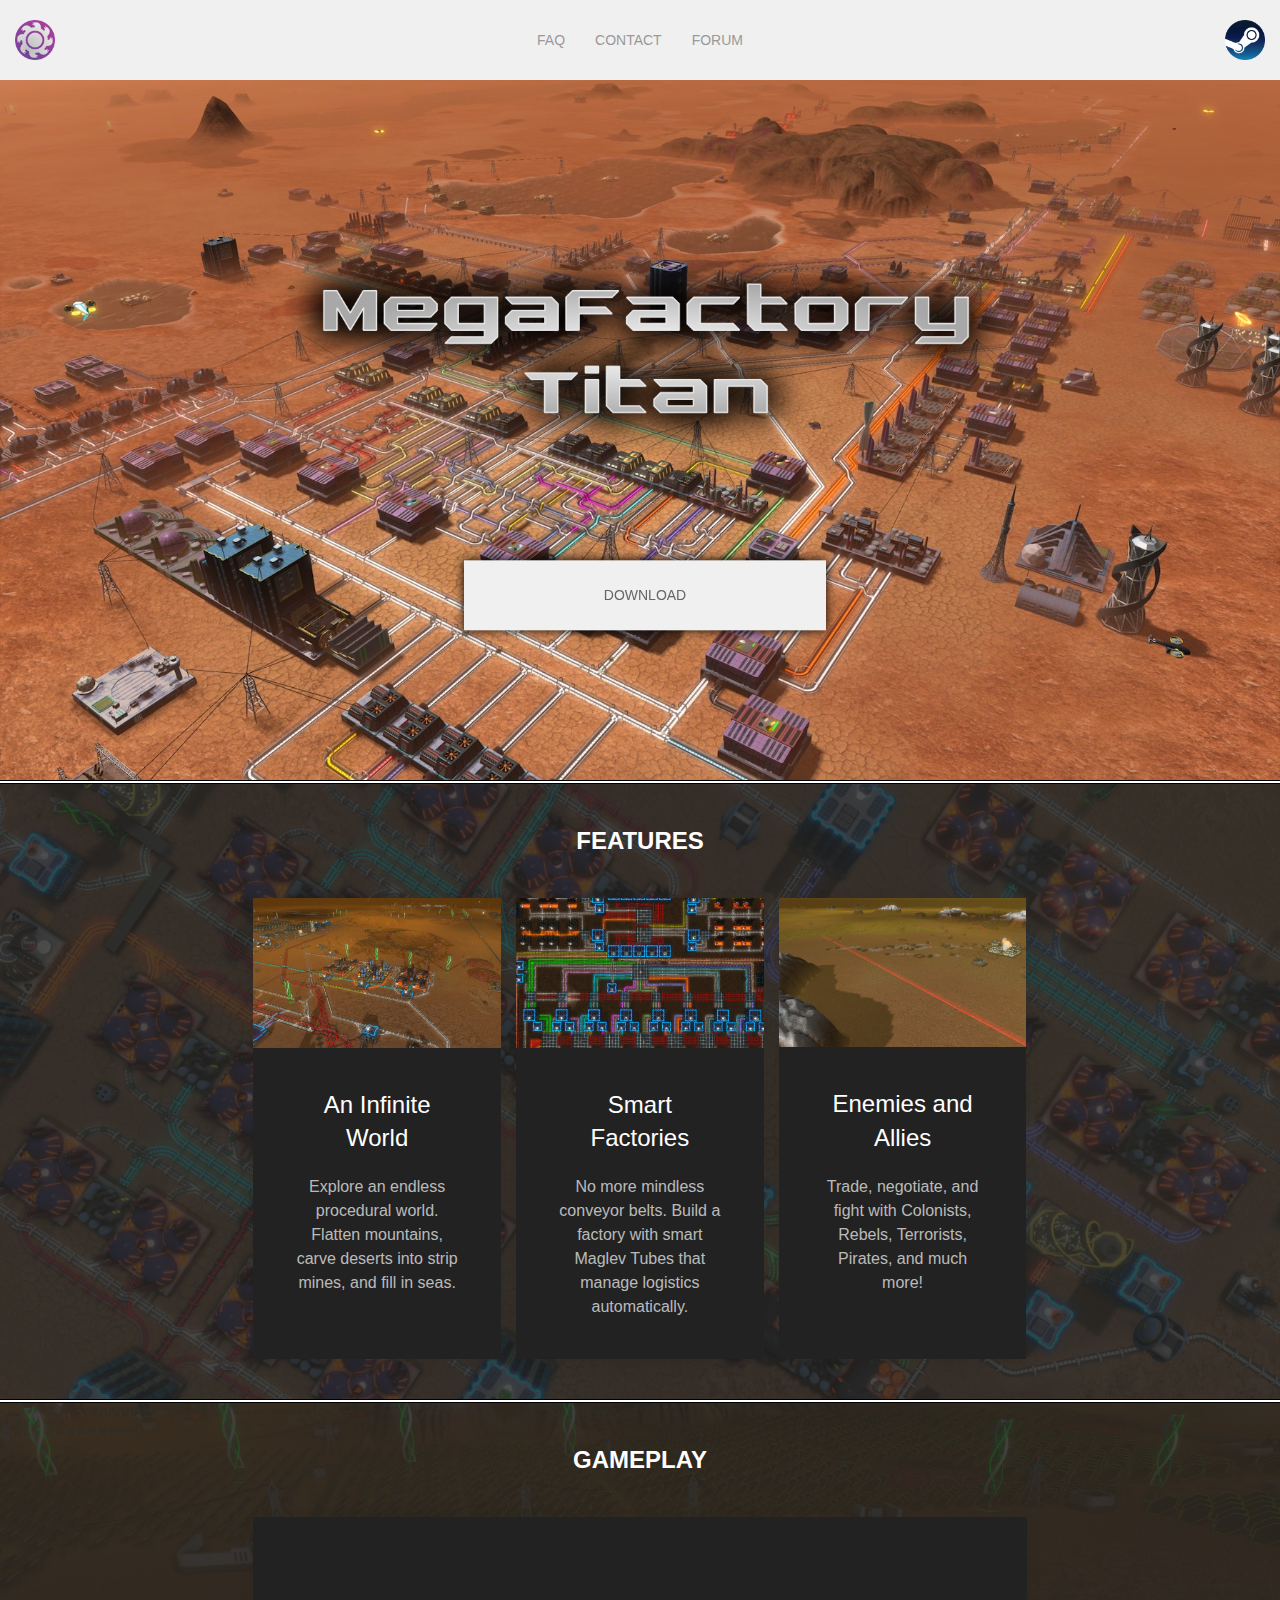
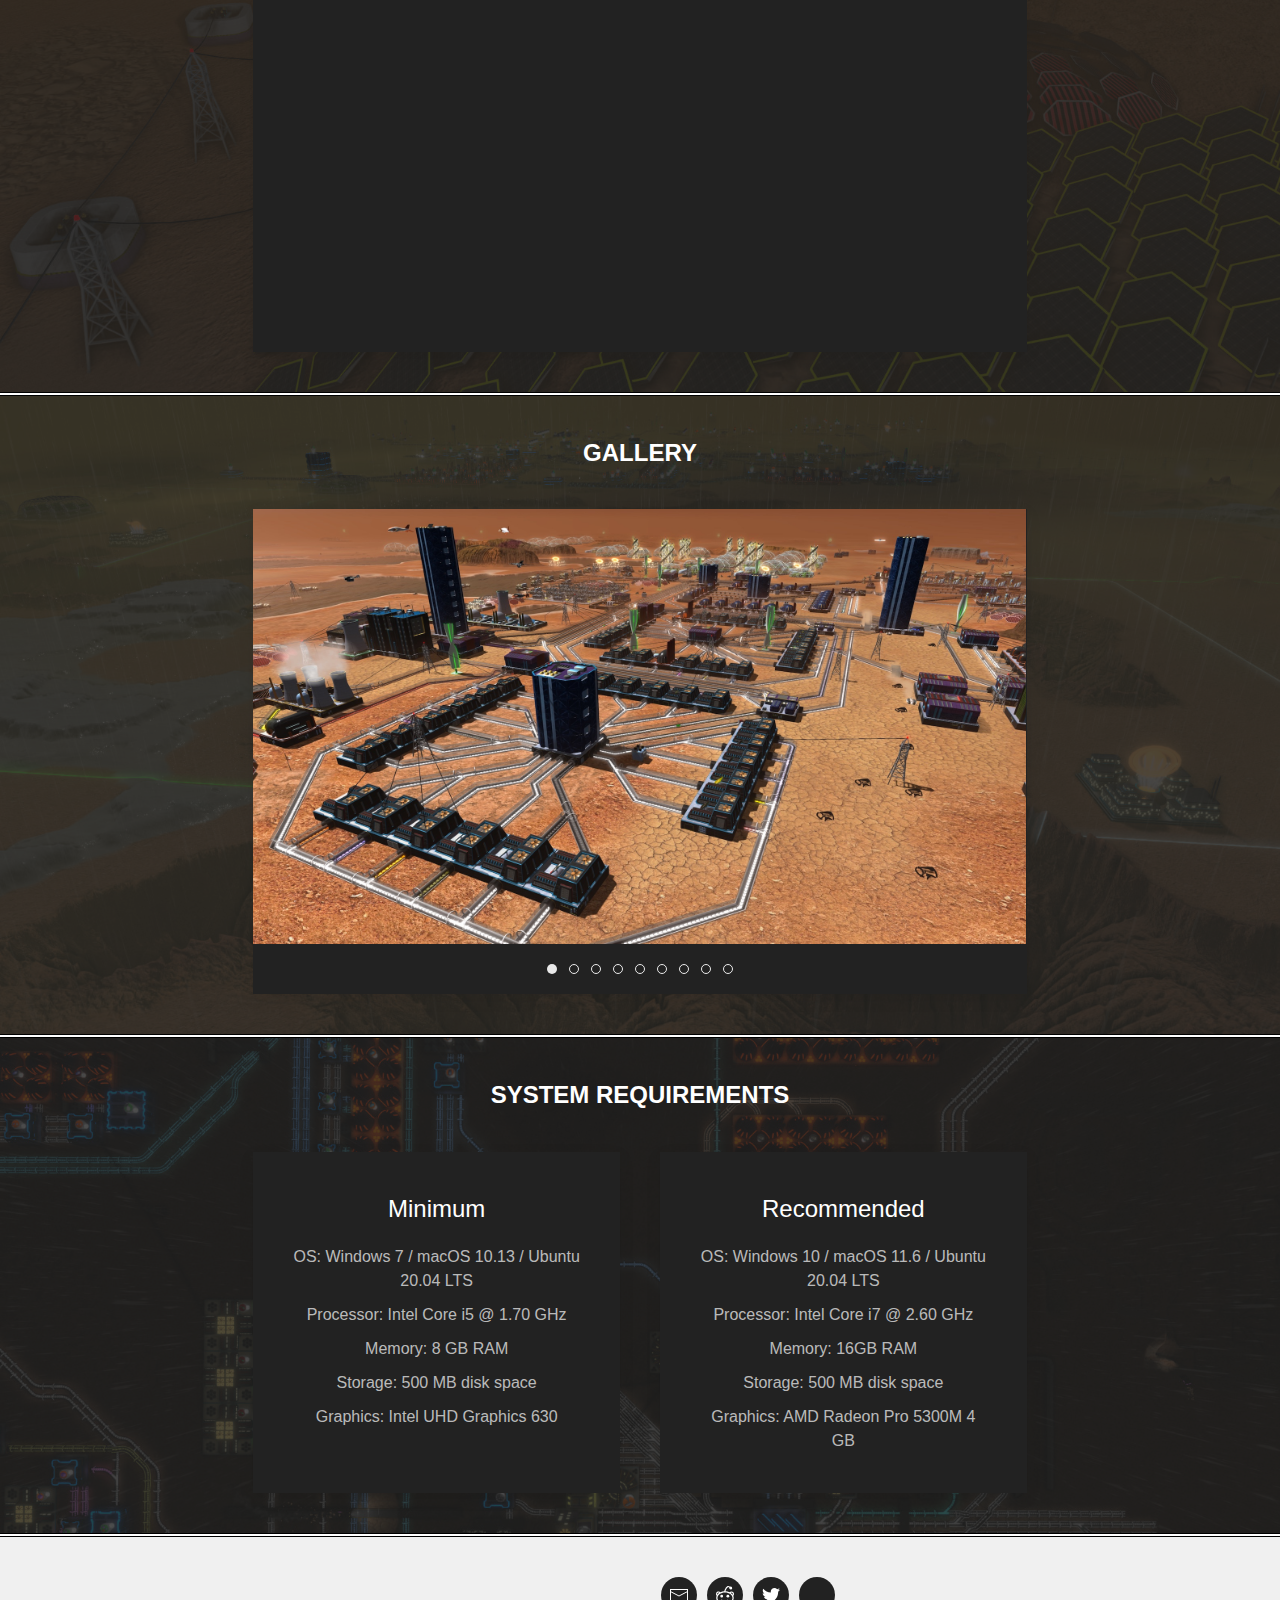
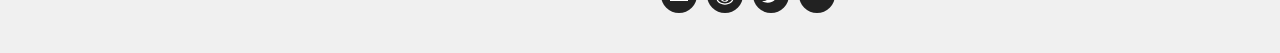
<file: index.html>
<!DOCTYPE html>
<html lang="en">

<head>
  <title>MegaFactory Titan</title>
  <meta charset="UTF-8">
  <meta name="viewport" content="width=device-width, initial-scale=1">
  <meta name="google-site-verification" content="x7eGhw-CSNQeckG_Y6bopJTy2iARm2HTUKBWy2fTmXw" />
  <meta name="description" content="MegaFactory Titan: A factory simulation video game set on Saturn's moon Titan. 
            Explore an infinite procedural world. Build a smart factory that manages logistics automatically. 
            Trade, negotiate, and fight with Colonists, Rebels, Terrorists, and Pirates.">
  <link rel="icon" href="images/logo.png" />
  <link rel="stylesheet" href="css/uikit.min.css" />
  <link href="css/site.css" rel="stylesheet">
</head>

<body>
  <div class="uk-position-relative">
    <div class="uk-position-top">
      <div uk-sticky="sel-target: .uk-navbar-container; cls-active: uk-navbar-sticky">
        <nav class="uk-navbar-container smc-light-background" uk-navbar="dropbar: true; boundary-align: true; align: center;">
          <div class="uk-navbar-left">
            <div class="uk-navbar-item  uk-visible@s">
              <a href="index.html">
                <button class="uk-button uk-button-link">
                  <img data-src="images/logo.png" width="40" alt="MegaFactory Titan" uk-img>
                </button>
              </a>
            </div>
            <ul class="uk-navbar-nav uk-hidden@s">
              <li>
                <a class="uk-navbar-toggle" uk-navbar-toggle-icon></a>
                <div class="uk-navbar-dropdown smc-light-background">
                  <ul class="uk-nav uk-navbar-dropdown-nav uk-text-center">
                    <li class="uk-text-uppercase">
                      <a href="index.html">Home</a>
                    </li>
                    <li class="uk-text-uppercase">
                      <a href="faq.html">FAQ</a>
                    </li>
                    <li class="uk-text-uppercase">
                      <a href="mailto:info@qswitched.com">Contact</a>
                    </li>
                    <li class="uk-text-uppercase">
                      <a href="https://steamcommunity.com/app/1803550/discussions/">Forum</a>
                    </li>
                    <li class="uk-nav-divider"></li>
                    <li class="scm-download-steam-button">
                      <button class="uk-button uk-button-link" height="100" onclick="window.location.href='https://store.steampowered.com/app/1803550/MegaFactory_Titan/';">
                        <img data-src="images/steam.png" height="100" alt="Download on steam" uk-img>
                      </button>
                    </li>
                  </ul>
                </div>
              </li>
            </ul>
          </div>
          <div class="uk-navbar-center">
            <ul class="uk-navbar-nav uk-visible@s">
              <li>
                <a href="faq.html">FAQ</a>
              </li>
              <li>
                <a href="mailto:info@qswitched.com">Contact</a>
              </li>
              <li>
                <a href="https://steamcommunity.com/app/1803550/discussions/">Forum</a>
              </li>
            </ul>
          </div>
          <div class="uk-navbar-right">
            <div class="uk-navbar-item  uk-visible@s">
              <button class="uk-button uk-button-link" onclick="window.location.href='https://store.steampowered.com/app/1803550/MegaFactory_Titan/';">
                <img data-src="images/steam-icon-color.png" width="40" alt="Download on steam" uk-img>
              </button>
            </div>
            <div class="uk-navbar-item  uk-hidden@s">
              <button class="uk-button uk-button-link" onclick="window.location.href='https://store.steampowered.com/app/1803550/MegaFactory_Titan/';">
                <img data-src="images/steam-icon-color.png" width="36" alt="Download on steam" uk-img>
              </button>
            </div>
          </div>
        </nav>
      </div>

      <div uk-slideshow="ratio: 16:9; animation: fade; autoplay: true; autoplay-interval: 5000; pause-on-hover: false; min-height: 580; max-height: 700">
        <div class="uk-position-relative uk-visible-toggle uk-light" tabindex="-1">
          <ul class="uk-slideshow-items">
            <li>
              <img src="images/main_far_day.jpeg" alt="" uk-cover>
              <div class="uk-position-center uk-position-small uk-text-center uk-margin-remove" uk-grid>
                <div class="uk-width-1-6@s"></div>
                <div class="uk-width-expand@s uk-margin-remove">
                  <img src="images/title.png" alt="MegaFactory Titan">
                  <div class="uk-margin-remove" uk-grid>
                    <div class="uk-width-expand"></div>
                    <button class="uk-margin uk-width-1-2 uk-button uk-button-secondary smc-light-background smc-title-button uk-padding-small" onclick="window.location.href='https://store.steampowered.com/app/1803550/MegaFactory_Titan/';">
                      Download
                    </button>
                    <div class="uk-width-expand"></div>
                  </div>
                </div>
                <div class="uk-width-1-6@s"></div>
              </div>
            </li>
            <li>
              <img src="images/main_spaghetti_night.jpeg" alt="" uk-cover>
              <div class="uk-position-center uk-position-small uk-text-center uk-margin-remove" uk-grid>
                <div class="uk-width-1-6@s"></div>
                <div class="uk-width-expand@s uk-margin-remove">
                  <img src="images/title.png" alt="MegaFactory Titan">
                  <div class="uk-margin-remove" uk-grid>
                    <div class="uk-width-expand"></div>
                    <button class="uk-margin uk-width-1-2 uk-button uk-button-secondary smc-light-background smc-title-button uk-padding-small" onclick="window.location.href='https://store.steampowered.com/app/1803550/MegaFactory_Titan/';">
                      Download
                    </button>
                    <div class="uk-width-expand"></div>
                  </div>
                </div>
                <div class="uk-width-1-6@s"></div>
              </div>
            </li>
            <li>
              <img src="images/main_menuscreen.jpeg" alt="" uk-cover>
              <div class="uk-position-center uk-position-small uk-text-center uk-margin-remove" uk-grid>
                <div class="uk-width-1-6@s"></div>
                <div class="uk-width-expand@s uk-margin-remove">
                  <img src="images/title.png" alt="MegaFactory Titan">
                  <div class="uk-margin-remove" uk-grid>
                    <div class="uk-width-expand"></div>
                    <button class="uk-margin uk-width-1-2 uk-button uk-button-secondary smc-light-background smc-title-button uk-padding-small" onclick="window.location.href='https://store.steampowered.com/app/1803550/MegaFactory_Titan/';">
                      Download
                    </button>
                    <div class="uk-width-expand"></div>
                  </div>
                </div>
                <div class="uk-width-1-6@s"></div>
              </div>
            </li>
          </ul>
        </div>
      </div>
      <div class="uk-child-width-1-1@s uk-grid-collapse uk-text-center" uk-grid>
        <hr class="smc-content-divider smc-main uk-margin-remove">
        <div class="uk-background-cover uk-panel" style="background-image: url(images/background_5.jpeg);">
          <div class="uk-overlay-primary uk-light uk-grid-collapse" uk-grid>
            <div class="uk-width-1-6@s"></div>
            <div class="uk-width-expand@s">
              <h3 class="uk-margin-remove uk-text-bold uk-padding uk-text-uppercase">Features</h3>
              <div class="uk-child-width-1-3@s uk-child-width-1-1@xs uk-grid-small uk-grid-match uk-padding uk-padding-remove-top" uk-grid>
                <div>
                  <div class="uk-card uk-card-secondary">
                    <div class="uk-card-media-top">
                      <img src="images/feature_infinite_world.jpeg" alt="">
                    </div>
                    <div class="uk-card-body">
                      <h3 class="uk-card-title">An Infinite World</h3>
                      <p>Explore an endless procedural world. Flatten mountains, carve deserts into strip mines, and fill in seas.</p>
                    </div>
                  </div>
                </div>
                <div>
                  <div class="uk-card uk-card-secondary">
                    <div class="uk-card-media-top">
                      <img src="images/feature_smart_factory.jpeg" alt="">
                    </div>
                    <div class="uk-card-body">
                      <h3 class="uk-card-title">Smart Factories</h3>
                      <p>No more mindless conveyor belts. Build a factory with smart Maglev Tubes that manage logistics automatically.</p>
                    </div>
                  </div>
                </div>
                <div>
                  <div class="uk-card uk-card-secondary">
                    <div class="uk-card-media-top">
                      <img src="images/feature_factions.jpeg" alt="">
                    </div>
                    <div class="uk-card-body">
                      <h3 class="uk-card-title">Enemies and Allies</h3>
                      <p>Trade, negotiate, and fight with Colonists, Rebels, Terrorists, Pirates, and much more!</p>
                    </div>
                  </div>
                </div>
              </div>
            </div>
            <div class="uk-width-1-6@s"></div>
          </div>
        </div>
        <hr class="smc-content-divider smc-main uk-margin-remove">
        <div class="uk-background-cover uk-panel" style="background-image: url(images/background_4.jpeg);">
          <div class="uk-overlay-primary uk-light uk-grid-collapse" uk-grid>
            <div class="uk-width-1-6@s"></div>
            <div class="uk-width-expand@s">
              <h3 class="uk-margin-remove uk-text-bold uk-padding uk-text-uppercase">Gameplay</h3>
              <div class="uk-child-width-1-1 uk-grid-small uk-grid-match uk-padding uk-padding-remove-top" uk-grid>
                <div>
                  <div class="uk-card uk-card-secondary">
                    <div style="position:relative;padding-top:56.25%;">
                      <iframe src="https://www.youtube.com/embed/_Qti2gbX9tc?autoplay=0&amp;showinfo=0&amp;rel=0&amp;modestbranding=1&amp;playsinline=1;loop=1&amp;wmode=transparent" frameborder="0" allowfullscreen style="position:absolute;top:0;left:0;width:100%;height:100%;"></iframe>
                    </div>
                  </div>
                </div>
              </div>
            </div>
            <div class="uk-width-1-6@s"></div>
          </div>
        </div>
        <hr class="smc-content-divider smc-main uk-margin-remove">
        <div class="uk-background-cover uk-panel" style="background-image: url(images/background_3.jpeg);">
          <div class="uk-overlay-primary uk-light uk-grid-collapse" uk-grid>
            <div class="uk-width-1-6@s"></div>
            <div class="uk-width-expand@s">
              <h3 class="uk-margin-remove uk-text-bold uk-padding uk-text-uppercase">Gallery</h3>
              <div class="uk-child-width-1-1 uk-grid-small uk-grid-match uk-padding uk-padding-remove-top" uk-grid>
                <div>
                  <div class="uk-card uk-card-secondary">
                    <div uk-slideshow="ratio: 16:9; animation: pull; autoplay: true; autoplay-interval: 4000;">
                      <div class="uk-position-relative uk-visible-toggle uk-light" tabindex="-1">

                        <ul class="uk-slideshow-items">
                          <li>
                            <img src="images/gallery_smart_day.jpeg" alt="" uk-cover>
                          </li>
                          <li>
                            <img src="images/gallery_square_night.jpeg" alt="" uk-cover>
                          </li>
                          <li>
                            <img src="images/gallery_sand_dusk.jpeg" alt="" uk-cover>
                          </li>
                          <li>
                            <img src="images/gallery_modular_night.jpeg" alt="" uk-cover>
                          </li>
                          <li>
                            <img src="images/gallery_spaghetti_day.jpeg" alt="" uk-cover>
                          </li>
                          <li>
                            <img src="images/gallery_smart_night.jpeg" alt="" uk-cover>
                          </li>
                          <li>
                            <img src="images/gallery_close_day.jpeg" alt="" uk-cover>
                          </li>
                          <li>
                            <img src="images/gallery_river_night.jpeg" alt="" uk-cover>
                          </li>
                          <li>
                            <img src="images/gallery_spaghetti_night.jpeg" alt="" uk-cover>
                          </li>
                        </ul>

                        <a class="uk-position-center-left uk-position-small uk-hidden-hover" href="#" uk-slidenav-previous uk-slideshow-item="previous"></a>
                        <a class="uk-position-center-right uk-position-small uk-hidden-hover" href="#" uk-slidenav-next uk-slideshow-item="next"></a>
                      </div>
                      <ul class="uk-slideshow-nav uk-dotnav uk-flex-center uk-margin"></ul>
                    </div>
                  </div>
                </div>
              </div>
            </div>
            <div class="uk-width-1-6@s"></div>
          </div>
        </div>
        <hr class="smc-content-divider smc-main uk-margin-remove">
        <div class="uk-background-cover uk-panel" style="background-image: url(images/background_dark.jpeg);">
          <div class="uk-overlay-primary uk-light uk-grid-collapse" uk-grid>
            <div class="uk-width-1-6@s"></div>
            <div class="uk-width-expand@s">
              <h3 class="uk-margin-remove uk-text-bold uk-padding uk-text-uppercase">System Requirements</h3>
              <div class="uk-child-width-1-2@s uk-child-width-1-1@xs uk-grid uk-grid-match uk-padding uk-padding-remove-top" uk-grid>
                <div>
                  <div class="uk-card uk-card-secondary">
                    <div class="uk-card-body">
                      <h3 class="uk-card-title">Minimum</h3>
                      <ul class="uk-list">
                        <li>OS: Windows 7 / macOS 10.13 / Ubuntu 20.04 LTS</li>
                        <li>Processor: Intel Core i5 @ 1.70 GHz</li>
                        <li>Memory: 8 GB RAM</li>
                        <li>Storage: 500 MB disk space</li>
                        <li>Graphics: Intel UHD Graphics 630</li>
                      </ul>
                    </div>
                  </div>
                </div>
                <div>
                  <div class="uk-card uk-card-secondary">
                    <div class="uk-card-body">
                      <h3 class="uk-card-title">Recommended</h3>
                      <ul class="uk-list">
                        <li>OS: Windows 10 / macOS 11.6 / Ubuntu 20.04 LTS</li>
                        <li>Processor: Intel Core i7 @ 2.60 GHz</li>
                        <li>Memory: 16GB RAM</li>
                        <li>Storage: 500 MB disk space</li>
                        <li>Graphics: AMD Radeon Pro 5300M 4 GB</li>
                      </ul>
                    </div>
                  </div>
                </div>
              </div>
            </div>
            <div class="uk-width-1-6@s"></div>
          </div>
        </div>
        <hr class="smc-content-divider smc-main uk-margin-remove">
      </div>

      <div class="uk-visible@s">
        <div class="uk-background-default uk-panel uk-flex uk-flex-center smc-light-background" uk-grid>
          <div class="uk-width-1-6@s"></div>
          <div class="uk-width-expand@s">
            <div class="uk-grid-small uk-grid-match uk-padding" uk-grid>
              <img data-src="images/qswitchedlogo.png" alt="Q Switched Productions" width="250" uk-img>
              <div class="uk-width-expand@s"></div>
              <div class="uk-background-default uk-panel uk-flex uk-flex-center smc-light-background">
                <div class="uk-flex-center ux-padding-small uk-flex uk-flex-middle">
                  <a href="mailto:info@qswitched.com">
                    <span class="uk-icon-button uk-button-secondary uk-margin-small-right" uk-icon="icon: mail"></span>
                  </a>
                  <a href="https://www.reddit.com/r/megafactorytitan">
                    <span class="uk-icon-button uk-button-secondary uk-margin-small-right" uk-icon="icon: reddit"></span>
                  </a>
                  <a href="https://twitter.com/QSwitched">
                    <span class="uk-icon-button uk-button-secondary uk-margin-small-right" uk-icon="icon: twitter"></span>
                  </a>
                  <a href="https://discord.gg/FETmUEbssC">
                    <span class="uk-icon-button uk-button-secondary uk-margin-small-right" uk-icon="icon: discord"></span>
                  </a>
                  <a href="https://store.steampowered.com/app/1803550/MegaFactory_Titan/">
                    <button class="uk-button uk-button-link">
                      <img data-src="images/steam-icon.png" width="36" alt="Download on steam" uk-img>
                    </button>
                  </a>
                </div>
              </div>
            </div>
          </div>
          <div class="uk-width-1-6@s"></div>
        </div>
      </div>
      <div class="uk-hidden@s uk-child-width-1-1 uk-flex uk-grid-collapse uk-padding-small smc-light-background" uk-grid>
        <div class="uk-flex uk-flex-center">
          <img data-src="images/qswitchedlogo.png" alt="Q Switched Productions" width="200" uk-img>
        </div>
        <div class="uk-background-default uk-panel uk-flex uk-flex-center smc-light-background">
          <div class="uk-padding-small">
            <a href="mailto:info@qswitched.com">
              <span class="uk-icon-button uk-button-secondary uk-margin-small-right" uk-icon="icon: mail"></span>
            </a>
            <a href="https://www.reddit.com/r/megafactorytitan">
              <span class="uk-icon-button uk-button-secondary uk-margin-small-right" uk-icon="icon: reddit"></span>
            </a>
            <a href="https://twitter.com/QSwitched">
              <span class="uk-icon-button uk-button-secondary uk-margin-small-right" uk-icon="icon: twitter"></span>
            </a>
            <a href="https://discord.gg/FETmUEbssC">
              <span class="uk-icon-button uk-button-secondary uk-margin-small-right" uk-icon="icon: discord"></span>
            </a>
            <a href="https://store.steampowered.com/app/1803550/MegaFactory_Titan/">
              <button class="uk-button uk-button-link">
                <img data-src="images/steam-icon.png" width="36" alt="Download on steam" uk-img>
              </button>
            </a>
          </div>
        </div>
      </div>

    </div>
  </div>
  <script src="scripts/uikit.min.js"></script>
  <script src="scripts/uikit-icons.min.js"></script>

</body>

</html>
</file>
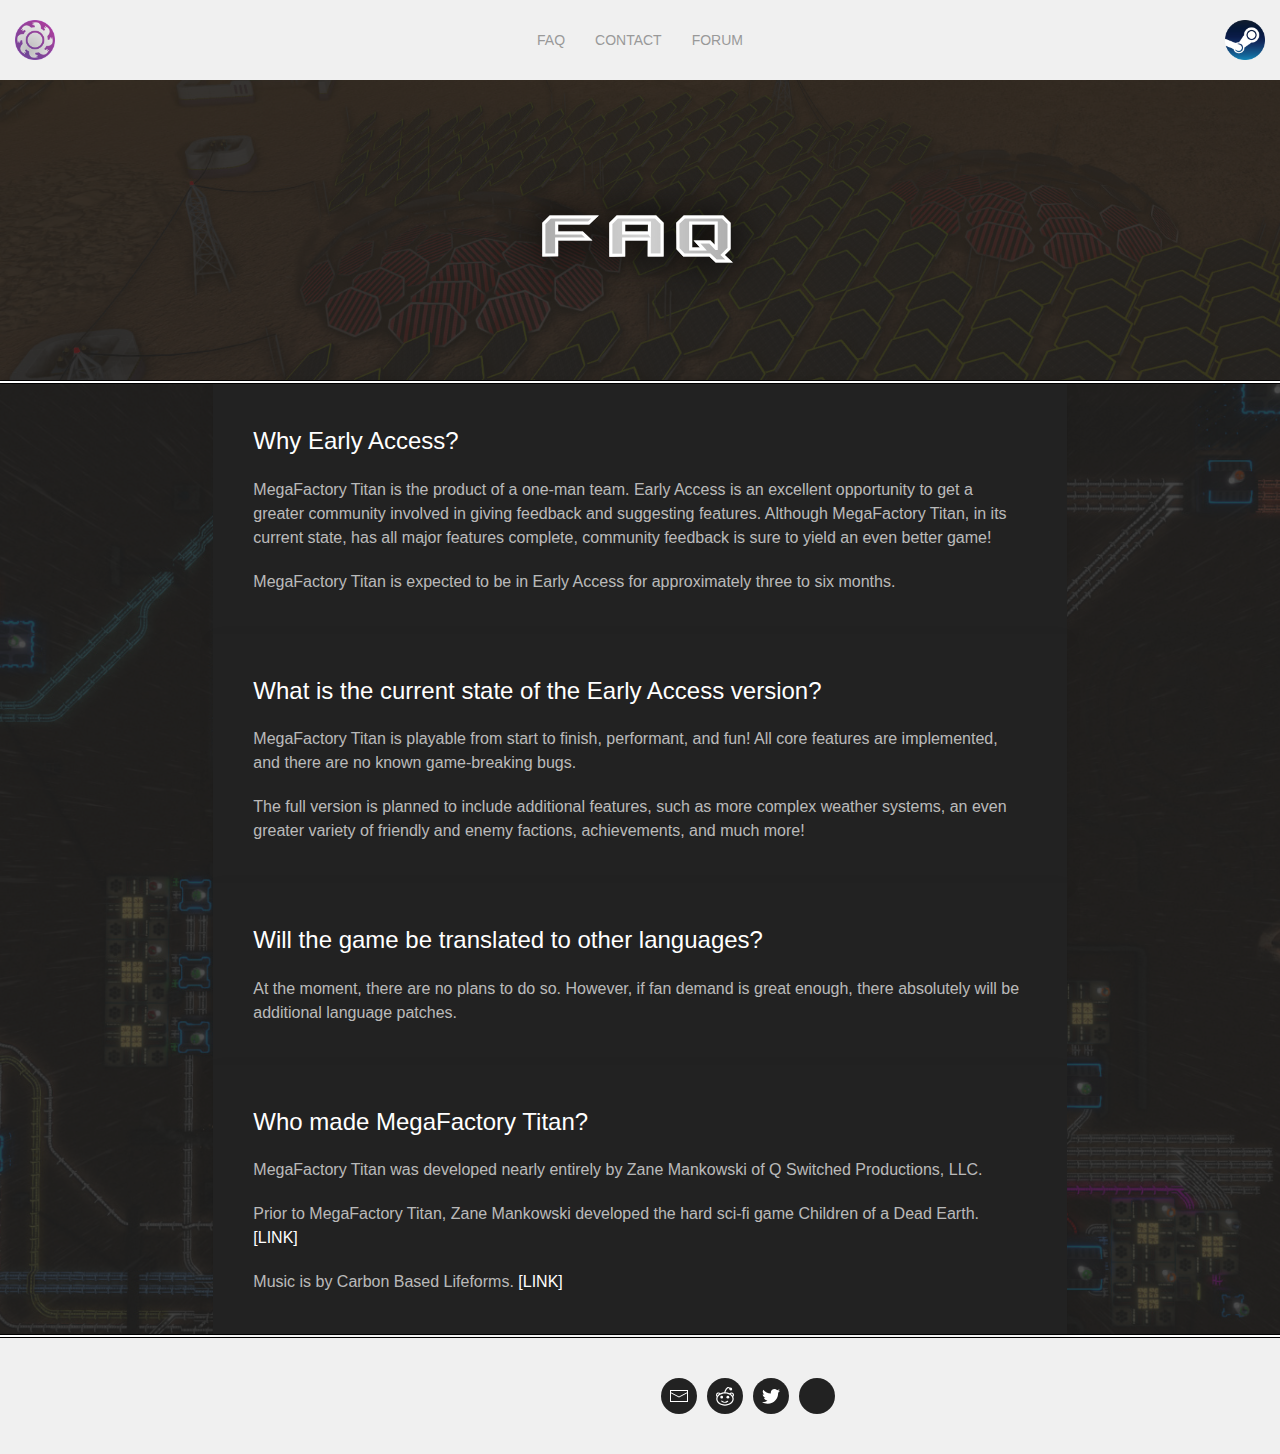
<file: faq.html>
<!DOCTYPE html>
<html lang="en">

<head>
  <title>FAQ - MegaFactory Titan</title>
  <meta charset="UTF-8">
  <meta name="viewport" content="width=device-width, initial-scale=1">
  <link rel="icon" href="images/logo.png" />
  <link rel="stylesheet" href="css/uikit.min.css" />
  <link href="css/site.css" rel="stylesheet">
</head>

<body>
  <div class="uk-position-relative">
    <div class="uk-position-top">
      <div uk-sticky="sel-target: .uk-navbar-container; cls-active: uk-navbar-sticky">
        <nav class="uk-navbar-container smc-light-background" uk-navbar="dropbar: true; boundary-align: true; align: center;">
          <div class="uk-navbar-left">
            <div class="uk-navbar-item  uk-visible@s">
              <a href="index.html">
                <button class="uk-button uk-button-link">
                  <img data-src="images/logo.png" width="40" alt="MegaFactory Titan" uk-img>
                </button>
              </a>
            </div>
            <ul class="uk-navbar-nav uk-hidden@s">
              <li>
                <a class="uk-navbar-toggle" uk-navbar-toggle-icon></a>
                <div class="uk-navbar-dropdown smc-light-background">
                  <ul class="uk-nav uk-navbar-dropdown-nav uk-text-center">
                    <li class="uk-text-uppercase">
                      <a href="index.html">Home</a>
                    </li>
                    <li class="uk-text-uppercase">
                      <a href="faq.html">FAQ</a>
                    </li>
                    <li class="uk-text-uppercase">
                      <a href="mailto:info@qswitched.com">Contact</a>
                    </li>
                    <li class="uk-text-uppercase">
                      <a href="https://steamcommunity.com/app/1803550/discussions/">Forum</a>
                    </li>
                    <li class="uk-nav-divider"></li>
                    <li class="scm-download-steam-button">
                      <button class="uk-button uk-button-link" height="100" onclick="window.location.href='https://store.steampowered.com/app/1803550/MegaFactory_Titan/';">
                        <img data-src="images/steam.png" height="100" alt="Download on steam" uk-img>
                      </button>
                    </li>
                  </ul>
                </div>
              </li>
            </ul>
          </div>
          <div class="uk-navbar-center">
            <ul class="uk-navbar-nav uk-visible@s">
              <li>
                <a href="faq.html">FAQ</a>
              </li>
              <li>
                <a href="mailto:info@qswitched.com">Contact</a>
              </li>
              <li>
                <a href="https://steamcommunity.com/app/1803550/discussions/">Forum</a>
              </li>
            </ul>
          </div>
          <div class="uk-navbar-right">
            <div class="uk-navbar-item  uk-visible@s">
              <button class="uk-button uk-button-link" onclick="window.location.href='https://store.steampowered.com/app/1803550/MegaFactory_Titan/';">
                <img data-src="images/steam-icon-color.png" width="40" alt="Download on steam" uk-img>
              </button>
            </div>
            <div class="uk-navbar-item  uk-hidden@s">
              <button class="uk-button uk-button-link" onclick="window.location.href='https://store.steampowered.com/app/1803550/MegaFactory_Titan/';">
                <img data-src="images/steam-icon-color.png" width="36" alt="Download on steam" uk-img>
              </button>
            </div>
          </div>
        </nav>
      </div>


      <div class="uk-background-cover uk-panel" style="background-image: url(images/background_4.jpeg);">
        <div class="uk-overlay-primary uk-grid-collapse" uk-grid>
          <div class="uk-width-1-6@s"></div>
          <div class="uk-width-expand@s uk-height-medium uk-visible@s">
            <h1 class="uk-margin-remove uk-heading-medium uk-text-bolder smc-site-title uk-position-center">FAQ</h1>
          </div>
          <div class="uk-width-expand@s uk-height-small uk-hidden@s">
            <h1 class="uk-margin-remove uk-heading-medium uk-text-bolder smc-site-title uk-position-center">FAQ</h1>
          </div>
          <div class="uk-width-1-6@s"></div>
        </div>
      </div>
      <hr class="smc-content-divider uk-margin-remove">
      <div class="uk-background-cover uk-panel" style="background-image: url(images/background_dark.jpeg);">
        <div class="uk-overlay-primary uk-grid-collapse" uk-grid>
          <div class="uk-width-1-6@s"></div>
          <div class="uk-width-expand@s">
            <div>
              <div class="uk-card uk-card-secondary">
                <div class="uk-card-body">
                  <h3 class="uk-card-title">Why Early Access?</h3>
                  <p>MegaFactory Titan is the product of a one-man team. Early Access is an excellent opportunity to get a greater community involved in giving feedback and suggesting features. Although MegaFactory Titan, in its current state, has all major features complete, community feedback is sure to yield an even better game!</p>
                  <p>MegaFactory Titan is expected to be in Early Access for approximately three to six months.</p>
                </div>
              </div>
              <div class="uk-card uk-card-secondary">
                <div class="uk-card-body">
                  <h3 class="uk-card-title">What is the current state of the Early Access version?</h3>
                  <p>MegaFactory Titan is playable from start to finish, performant, and fun! All core features are implemented, and there are no known game-breaking bugs.</p>
                  <p>The full version is planned to include additional features, such as more complex weather systems, an even greater variety of friendly and enemy factions, achievements, and much more!</p>
                </div>
              </div>
              <div class="uk-card uk-card-secondary">
                <div class="uk-card-body">
                  <h3 class="uk-card-title">Will the game be translated to other languages?</h3>
                  <p>At the moment, there are no plans to do so. However, if fan demand is great enough, there absolutely will be additional language patches.</p>
                </div>
              </div>
              <div class="uk-card uk-card-secondary">
                <div class="uk-card-body">
                  <h3 class="uk-card-title">Who made MegaFactory Titan?</h3>
                  <p>MegaFactory Titan was developed nearly entirely by Zane Mankowski of Q Switched Productions, LLC.</p>
                  <p>Prior to MegaFactory Titan, Zane Mankowski developed the hard sci-fi game Children of a Dead Earth. <a href="http://childrenofadeadearth.com/">[LINK]</a>
                  </p>
                  <p>Music is by Carbon Based Lifeforms. <a href="https://carbonbasedlifeforms.net/">[LINK]</a>
                  </p>
                </div>
              </div>
            </div>
          </div>
          <div class="uk-width-1-6@s"></div>
        </div>
      </div>
      <hr class="smc-content-divider uk-margin-remove">


      <div class="uk-visible@s">
        <div class="uk-background-default uk-panel uk-flex uk-flex-center smc-light-background" uk-grid>
          <div class="uk-width-1-6@s"></div>
          <div class="uk-width-expand@s">
            <div class="uk-grid-small uk-grid-match uk-padding" uk-grid>
              <img data-src="images/qswitchedlogo.png" alt="Q Switched Productions" width="250" uk-img>
              <div class="uk-width-expand@s"></div>
              <div class="uk-background-default uk-panel uk-flex uk-flex-center smc-light-background">
                <div class="uk-flex-center ux-padding-small uk-flex uk-flex-middle">
                  <a href="mailto:info@qswitched.com">
                    <span class="uk-icon-button uk-button-secondary uk-margin-small-right" uk-icon="icon: mail"></span>
                  </a>
                  <a href="https://www.reddit.com/r/megafactorytitan">
                    <span class="uk-icon-button uk-button-secondary uk-margin-small-right" uk-icon="icon: reddit"></span>
                  </a>
                  <a href="https://twitter.com/QSwitched">
                    <span class="uk-icon-button uk-button-secondary uk-margin-small-right" uk-icon="icon: twitter"></span>
                  </a>
                  <a href="https://discord.gg/FETmUEbssC">
                    <span class="uk-icon-button uk-button-secondary uk-margin-small-right" uk-icon="icon: discord"></span>
                  </a>
                  <a href="https://store.steampowered.com/app/1803550/MegaFactory_Titan/">
                    <button class="uk-button uk-button-link">
                      <img data-src="images/steam-icon.png" width="36" alt="Download on steam" uk-img>
                    </button>
                  </a>
                </div>
              </div>
            </div>
          </div>
          <div class="uk-width-1-6@s"></div>
        </div>
      </div>
      <div class="uk-hidden@s uk-child-width-1-1 uk-flex uk-grid-collapse uk-padding-small smc-light-background" uk-grid>
        <div class="uk-flex uk-flex-center">
          <img data-src="images/qswitchedlogo.png" alt="Q Switched Productions" width="200" uk-img>
        </div>
        <div class="uk-background-default uk-panel uk-flex uk-flex-center smc-light-background">
          <div class="uk-padding-small">
            <a href="mailto:info@qswitched.com">
              <span class="uk-icon-button uk-button-secondary uk-margin-small-right" uk-icon="icon: mail"></span>
            </a>
            <a href="https://www.reddit.com/r/megafactorytitan">
              <span class="uk-icon-button uk-button-secondary uk-margin-small-right" uk-icon="icon: reddit"></span>
            </a>
            <a href="https://twitter.com/QSwitched">
              <span class="uk-icon-button uk-button-secondary uk-margin-small-right" uk-icon="icon: twitter"></span>
            </a>
            <a href="https://discord.gg/FETmUEbssC">
              <span class="uk-icon-button uk-button-secondary uk-margin-small-right" uk-icon="icon: discord"></span>
            </a>
            <a href="https://store.steampowered.com/app/1803550/MegaFactory_Titan/">
              <button class="uk-button uk-button-link">
                <img data-src="images/steam-icon.png" width="36" alt="Download on steam" uk-img>
              </button>
            </a>
          </div>
        </div>
      </div>

    </div>
  </div>
  <script src="scripts/uikit.min.js"></script>
  <script src="scripts/uikit-icons.min.js"></script>

</body>

</html>
</file>
<file: css/site.css>
hr.smc-content-divider {
  height: 2px;
  border-top: 1px solid black;
  border-bottom: 1px solid black;
}

hr.smc-content-divider.smc-main {
  height: 4px;
}

.smc-light-background {
  background-color: #f0f0f0 !important;
}

.uk-navbar-dropbar-slide {
  background-color: #f0f0f0 !important;
}

.smc-site-title {
  font-family: "Aeromatics Small Caps NC";
  font-size: 56px;
  font-size: 5vw;
  letter-spacing: 8px;
  border: white;
  border-width: 1px;
  background-color: #f3ec78;
  background-image: linear-gradient(#ababab, #d2d2d2);
  background-image: linear-gradient(to right, #ababab, #d2d2d2, #ababab);
  background-size: 100%;
  -webkit-text-stroke: 1px white; /* width and color */
  -moz-text-stroke: 1px white; /* width and color */
  -webkit-background-clip: text;
  -moz-background-clip: text;
  -webkit-text-fill-color: transparent; 
  -moz-text-fill-color: transparent;
  filter: drop-shadow(0px 0px 20px black);
}

.scm-download-steam-button {
  min-height: 58px;
}

@media screen and (max-width: 1024px) {
  .smc-site-title {
    font-size: 56px;
  }
}

.smc-title-blurb {
  font-size: 24px;
  font-size: 3vw;
  letter-spacing: 4px;
  max-width: 765px;
  margin: 35px auto 45px;
  text-shadow: 0px 0px 10px black;
  font-weight: 300;
  font-family: "Avenir LT Std 55 Roman";
  text-transform: uppercase;
}

.smc-title-button {
  box-shadow: 0px 0px 10px black;
}

/* Fonts */
@font-face {
  font-family: "Aeromatics Small Caps NC";
  font-style: normal;
  font-weight: normal;
  src: local("../fonts/Aeromatics Small Caps NC"),
    url("../fonts/Aeromatics_Small_Caps_NC.ttf") format("truetype");
}

@font-face {
  font-family: "Avenir LT Std 55 Roman";
  font-style: normal;
  font-weight: normal;
  src: local("../fonts/Avenir LT Std 55 Roman"),
    url("../fonts/AvenirLTStd-Roman.woff") format("woff");
}
</file>
